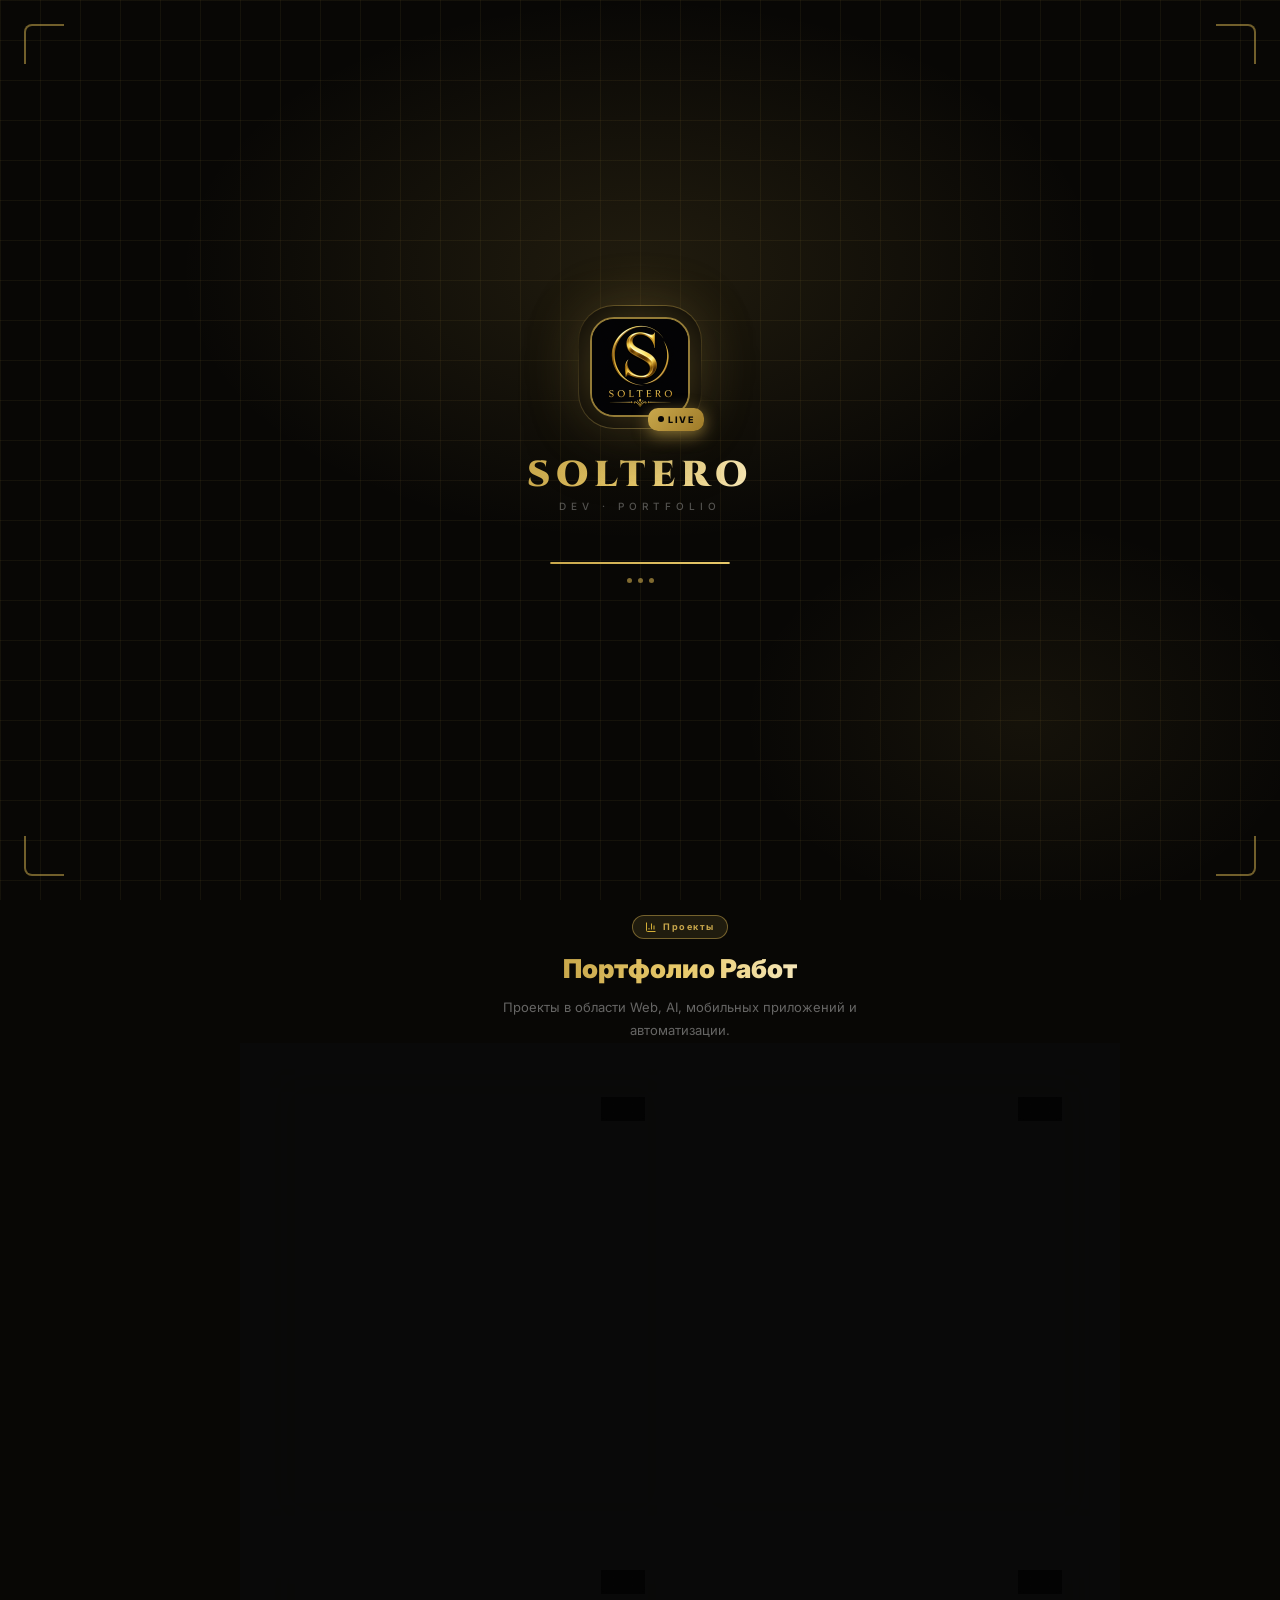
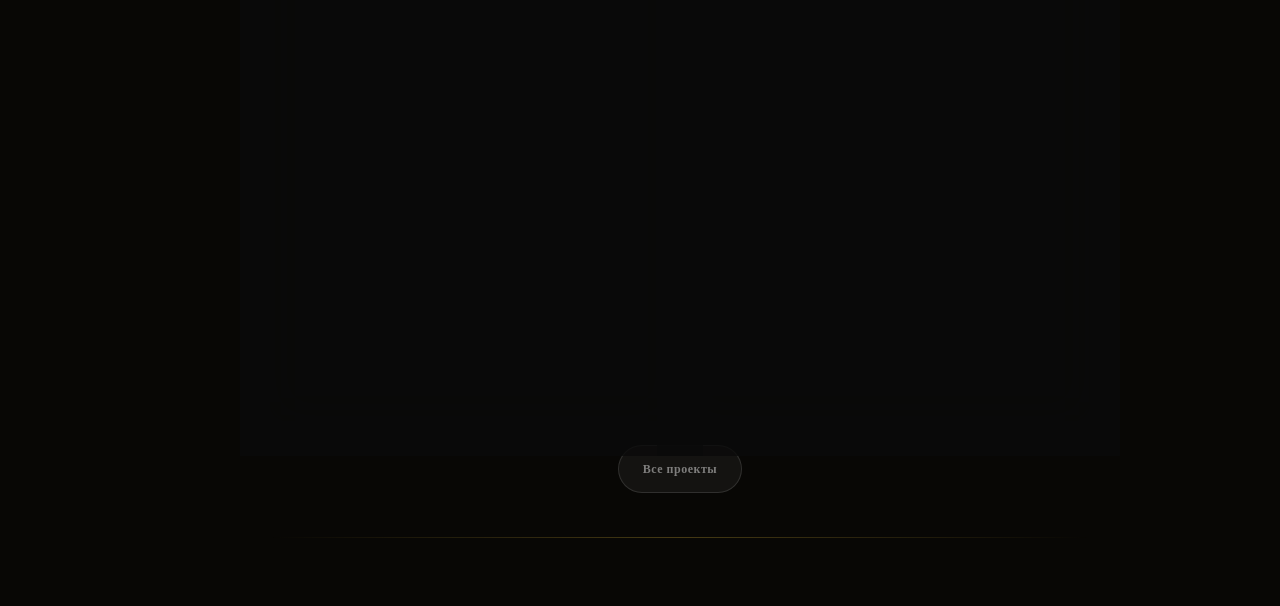
<file: index.html>
<!DOCTYPE html>
<html lang="en" data-page="index">
<head>
  <meta charset="utf-8">
  <meta name="viewport" content="width=device-width, initial-scale=1.0">
  <title>Soltero Dev</title>
  <meta name="description" content="Soltero Dev — Full Stack & AI Developer. Web, Mobile & Automation solutions.">
  <meta name="theme-color" content="#080705">
  <meta name="mobile-web-app-capable" content="yes">
  <meta name="apple-mobile-web-app-capable" content="yes">
  <meta name="apple-mobile-web-app-status-bar-style" content="black-translucent">
  <meta name="apple-mobile-web-app-title" content="Soltero Dev">
  <!-- OG -->
  <meta property="og:title" content="Soltero Dev">
  <meta property="og:description" content="Full Stack & AI Developer — Web, Mobile & Automation.">
  <meta property="og:image" content="https://solteroo.github.io/Soltero/logo.png">
  <meta property="og:url" content="https://solteroo.github.io/Soltero/">
  <meta property="og:type" content="website">
  <meta name="twitter:card" content="summary_large_image">
  <link rel="canonical" href="https://solteroo.github.io/Soltero/">
  <link rel="icon" href="https://solteroo.github.io/Soltero/logo.png" type="image/png">
  <link rel="apple-touch-icon" href="https://solteroo.github.io/Soltero/logo.png">
  <link rel="manifest" href="https://solteroo.github.io/Soltero/manifest.json">
  <!-- Fonts: Cinzel (display) + Inter (body) + Raleway — shared across all pages via soltero.css -->
  <link rel="preconnect" href="https://fonts.googleapis.com">
  <link rel="preconnect" href="https://fonts.gstatic.com" crossorigin>
  <link href="https://fonts.googleapis.com/css2?family=Cinzel:wght@400;700;800;900&family=Inter:wght@400;500;600;700;800&family=Raleway:wght@400;500;600;700;800&display=swap" rel="stylesheet">
  <link rel="stylesheet" href="https://solteroo.github.io/Soltero/soltero.css">
  <!-- Schema -->
  <script type="application/ld+json">
{
  "@context": "https://schema.org",
  "@graph": [

    {
      "@type": "Person",
      "@id": "https://solteroo.github.io/Soltero/",
      "name": "Soltero Dev",
      "url": "https://solteroo.github.io/Soltero/",
      "image": "https://solteroo.github.io/Soltero/logo.png",
      "jobTitle": "Frontend Developer",
      "description": "Frontend developer specializing in modern web applications, UI/UX design and PWA development.",
      "knowsAbout": [
        "HTML",
        "CSS",
        "JavaScript",
        "React",
        "UI/UX Design",
        "PWA"
      ],
      "sameAs": [
        "https://github.com/Solteroo",
        "https://t.me/solterodev"
      ]
    },

    {
      "@type": "Organization",
      "@id": "https://solteroo.github.io/Soltero/",
      "name": "Soltero Dev Studio",
      "url": "https://solteroo.github.io/Soltero/",
      "logo": "https://solteroo.github.io/Soltero/logo.png",
      "description": "Independent web development studio focused on modern frontend solutions and creative UI design.",
      "founder": {
        "@id": "https://solteroo.github.io/Soltero/"
      },
      "sameAs": [
        "https://github.com/Solteroo",
        "https://t.me/solterodev"
      ]
    },

    {
      "@type": "WebSite",
      "@id": "https://solteroo.github.io/Soltero/",
      "url": "https://solteroo.github.io/Soltero/",
      "name": "Soltero Dev Portfolio",
      "description": "Official portfolio website of Soltero Dev",
      "publisher": {
        "@id": "https://solteroo.github.io/Soltero/"
      },
      "potentialAction": {
        "@type": "SearchAction",
        "target": "https://solteroo.github.io/Soltero/?q={search_term_string}",
        "query-input": "required name=search_term_string"
      }
    },

    {
      "@type": "WebPage",
      "@id": "https://solteroo.github.io/Soltero/",
      "url": "https://solteroo.github.io/Soltero/",
      "name": "Soltero Dev Portfolio - Home",
      "isPartOf": {
        "@id": "https://solteroo.github.io/Soltero/"
      },
      "about": {
        "@id": "https://solteroo.github.io/Soltero/"
      },
      "primaryEntityOfPage": {
        "@id": "https://solteroo.github.io/Soltero/#person"
      },
      "description": "Portfolio homepage of Soltero Dev showcasing projects and skills.",
      "inLanguage": "en"
    }

  ]
}
  </script>
</head>
<body>

<!-- ── Scroll progress bar ─────────────────────────────────── -->
<div id="scroll-progress"><div id="scroll-progress-bar"></div></div>

<!-- ── PWA Splash (index only) ─────────────────────── -->
<div id="pwa-splash">
  <div class="splash-bg"></div>
  <div class="splash-grid"></div>
  <div class="splash-corner splash-corner-tl"></div>
  <div class="splash-corner splash-corner-tr"></div>
  <div class="splash-corner splash-corner-bl"></div>
  <div class="splash-corner splash-corner-br"></div>
  <div class="splash-logo-wrap">
    <div class="splash-ring"></div>
    <div class="splash-ring-mask"></div>
    <div class="splash-logo">
      <img src="https://solteroo.github.io/Soltero/logo.png" alt="Soltero Dev">
    </div>
    <div class="splash-badge">
      <div class="splash-badge-dot"></div>
      <span class="splash-badge-text">LIVE</span>
    </div>
  </div>
  <div class="splash-title">SOLTERO</div>
  <div class="splash-subtitle">DEV · PORTFOLIO</div>
  <div class="splash-loader">
    <div class="splash-progress-track"><div class="splash-progress-bar"></div></div>
    <div class="splash-dots">
      <div class="splash-dot"></div><div class="splash-dot"></div><div class="splash-dot"></div>
    </div>
  </div>
</div>

<!-- ── Ambient ───────────────────────────────────────── -->
<div class="bg-ambient"></div>

<!-- ── Header ───────────────────────────────────────── -->
<header class="header">
  <a href="https://solteroo.github.io/Soltero/" class="header-logo">
    <div class="header-logo-icon">
      <img src="https://solteroo.github.io/Soltero/logo.png" alt="S">
    </div>
    <div class="header-logo-text">
      <div class="header-brand">SOLTERO</div>
      <div class="header-sub">DEV · PORTFOLIO</div>
    </div>
  </a>
  <div class="header-spacer"></div>
  <button class="lang-btn-trigger" onclick="openLangModal()" aria-label="Language">
    <span class="lang-flag" id="headerFlag">🇷🇺</span>
    <span class="lang-code" id="headerCode">RU</span>
    <svg class="lang-chevron" xmlns="http://www.w3.org/2000/svg" viewBox="0 0 24 24" fill="none" stroke-width="2" stroke-linecap="round" stroke-linejoin="round"><path d="m6 9 6 6 6-6"/></svg>
  </button>
</header>

<!-- ── Sidebar (desktop) ─────────────────────────────── -->
<nav class="sidebar">
  <a href="https://solteroo.github.io/Soltero/" class="nav-item active">
    <div class="nav-icon"><svg xmlns="http://www.w3.org/2000/svg" viewBox="0 0 24 24" fill="none" stroke-width="2" stroke-linecap="round" stroke-linejoin="round"><path d="M15 21v-8a1 1 0 0 0-1-1h-4a1 1 0 0 0-1 1v8"/><path d="M3 10a2 2 0 0 1 .709-1.528l7-5.999a2 2 0 0 1 2.582 0l7 5.999A2 2 0 0 1 21 10v9a2 2 0 0 1-2 2H5a2 2 0 0 1-2-2z"/></svg></div>
    <span class="nav-label" data-i18n="navHome">Главная</span>
  </a>
  <a href="https://solteroo.github.io/Soltero/services.html" class="nav-item">
    <div class="nav-icon"><svg xmlns="http://www.w3.org/2000/svg" viewBox="0 0 24 24" fill="none" stroke-width="2" stroke-linecap="round" stroke-linejoin="round"><rect width="20" height="14" x="2" y="3" rx="2"/><line x1="8" x2="16" y1="21" y2="21"/><line x1="12" x2="12" y1="17" y2="21"/></svg></div>
    <span class="nav-label" data-i18n="navServices">Услуги</span>
  </a>
  <a href="https://solteroo.github.io/Soltero/projects.html" class="nav-item">
    <div class="nav-icon"><svg xmlns="http://www.w3.org/2000/svg" viewBox="0 0 24 24" fill="none" stroke-width="2" stroke-linecap="round" stroke-linejoin="round"><path d="m6 14 1.5-2.9A2 2 0 0 1 9.24 10H20a2 2 0 0 1 1.94 2.5l-1.54 6a2 2 0 0 1-1.95 1.5H4a2 2 0 0 1-2-2V5a2 2 0 0 1 2-2h3.9a2 2 0 0 1 1.69.9l.81 1.2a2 2 0 0 0 1.67.9H18a2 2 0 0 1 2 2v2"/></svg></div>
    <span class="nav-label" data-i18n="navProjects">Проекты</span>
  </a>
  <a href="https://solteroo.github.io/Soltero/contact.html" class="nav-item">
    <div class="nav-icon"><svg xmlns="http://www.w3.org/2000/svg" viewBox="0 0 24 24" fill="none" stroke-width="2" stroke-linecap="round" stroke-linejoin="round"><path d="M21 15a2 2 0 0 1-2 2H7l-4 4V5a2 2 0 0 1 2-2h14a2 2 0 0 1 2 2z"/></svg></div>
    <span class="nav-label" data-i18n="navContact">Контакты</span>
  </a>
  <a href="https://solteroo.github.io/Soltero/about.html" class="nav-item">
    <div class="nav-icon"><svg xmlns="http://www.w3.org/2000/svg" viewBox="0 0 24 24" fill="none" stroke-width="2" stroke-linecap="round" stroke-linejoin="round"><path d="M19 21v-2a4 4 0 0 0-4-4H9a4 4 0 0 0-4 4v2"/><circle cx="12" cy="7" r="4"/></svg></div>
    <span class="nav-label" data-i18n="navAbout">О нас</span>
  </a>
</nav>

<!-- ── Main ──────────────────────────────────────────── -->
<div class="main-wrap">
  <main class="page-content">
    <div class="page-inner">

      <!-- Hero Card -->
      <div class="card" style="padding:40px 28px 36px;margin-bottom:8px">
        <div class="card-glow-line"></div>
        <span class="corner corner-tl"></span><span class="corner corner-tr"></span>
        <span class="corner corner-bl"></span><span class="corner corner-br"></span>
        <div style="position:absolute;inset:0;background:radial-gradient(at 80% 20%,rgba(212,175,55,.06) 0%,transparent 50%),radial-gradient(at 20% 80%,rgba(212,175,55,.04) 0%,transparent 50%);pointer-events:none"></div>

        <!-- hero-inner gets flex-direction:column-reverse on ≤480px -->
        <div class="hero-inner" style="display:flex;align-items:flex-start;justify-content:space-between;gap:20px;position:relative">
          <!-- Text -->
          <div style="flex:1;min-width:0">
            <!-- FIX: badge-dot now green pulsing (availability indicator) -->
            <div class="badge" style="margin-bottom:18px">
              <div class="badge-dot"></div>
              <span data-i18n="heroAvailable">Доступен для работы</span>
            </div>
            <h1 style="font-family:'Cinzel',serif;font-weight:900;line-height:1.05;margin:0 0 6px">
              <span class="gold-shimmer" style="display:block;font-size:clamp(28px,7vw,50px);text-transform:uppercase;letter-spacing:4px">SOLTERO</span>
              <span style="display:block;font-size:clamp(28px,7vw,50px);color:rgba(255,255,255,.88);text-transform:uppercase;letter-spacing:4px">DEV</span>
            </h1>
            <div style="display:flex;align-items:center;gap:8px;margin:14px 0 16px;flex-wrap:wrap">
              <span style="background:linear-gradient(135deg,rgba(212,175,55,.15),rgba(212,175,55,.05));border:1px solid rgba(212,175,55,.4);border-radius:6px;padding:4px 10px;font-size:9px;font-weight:800;color:#D4AF37;letter-spacing:2px;text-transform:uppercase;font-family:'Cinzel',serif">PRO</span>
              <!-- FIX: Inter font for role/location — more readable at small size -->
              <span style="font-size:12px;color:rgba(255,255,255,.55);font-family:'Inter',sans-serif;font-weight:500" data-i18n="heroRole">Full Stack & AI Developer</span>
            </div>
            <p style="font-size:12px;color:rgba(255,255,255,.35);font-family:'Inter',sans-serif;line-height:1.8;margin-bottom:8px" data-i18n="heroLocation">Туркменистан · Удалённо</p>
            <p style="font-size:13px;color:rgba(255,255,255,.5);font-family:'Inter',sans-serif;line-height:1.85;margin-bottom:28px;max-width:300px" data-i18n="heroTagline">Web, Mobile & AI — от идеи до продакшна.</p>
            <!-- FIX: btn-primary = solid gold, btn-secondary = visible outline -->
            <div class="hero-actions" style="display:flex;align-items:center;gap:12px;flex-wrap:wrap">
              <a href="https://solteroo.github.io/Soltero/projects.html" class="btn-primary">
                <span data-i18n="heroBtnWork">Посмотреть работы</span>
                <svg width="13" height="13" viewBox="0 0 24 24" fill="none" stroke="currentColor" stroke-width="2.5"><path d="M5 12h14"/><path d="m12 5 7 7-7 7"/></svg>
              </a>
              <a href="https://solteroo.github.io/Soltero/contact.html" class="btn-secondary" data-i18n="heroBtnContact">Написать</a>
            </div>
          </div>
          <!-- Avatar -->
          <div class="avatar-wrap float-3d">
            <div class="avatar-ring"></div>
            <div class="avatar-ring-mask"></div>
            <div class="avatar-img" style="width:clamp(110px,22vw,155px);height:clamp(110px,22vw,155px)">
              <img src="https://solteroo.github.io/Soltero/logo.png" alt="Soltero Dev">
              <div style="position:absolute;inset:0;background:linear-gradient(transparent 60%,rgba(212,175,55,.15) 100%);pointer-events:none"></div>
            </div>
            <div class="avatar-stat" style="bottom:-16px;right:-16px">
              <div class="avatar-stat-num">24+</div>
              <div class="avatar-stat-lbl" data-i18n="statProjects">Проекты</div>
            </div>
            <div class="avatar-stat" style="top:-12px;left:-20px">
              <div class="avatar-stat-num">3+</div>
              <div class="avatar-stat-lbl" data-i18n="statYears">Лет</div>
            </div>
          </div>
        </div>

        <!-- Tech bar — Inter for tech names -->
        <div class="tech-bar" style="margin-top:32px">
          <div class="tech-item" style="color:#B8941F;text-shadow:0 0 10px rgba(212,175,55,.376)">React</div>
          <div class="tech-item" style="color:#B8941F;text-shadow:0 0 10px rgba(201,168,76,.376)">Python</div>
          <div class="tech-item" style="color:#B8941F;text-shadow:0 0 10px rgba(255,215,0,.376)">OpenAI</div>
          <div class="tech-item" style="color:#B8941F;text-shadow:0 0 10px rgba(232,184,75,.376)">Node.js</div>
          <div class="tech-item" style="color:#B8941F;text-shadow:0 0 10px rgba(184,148,31,.376)">Figma</div>
        </div>
      </div>

      <!-- Skills row -->
      <div class="section-divider">
        <div class="divider-line"></div>
        <div class="divider-icon">
          <div class="divider-diamond"></div>
          <div class="divider-diamond"></div>
        </div>
        <div class="divider-line right"></div>
      </div>
      <!-- FIX: skill buttons in 2-row wrap on mobile, 2×2 grid instead of horizontal scroll -->
      <div style="display:flex;gap:10px;justify-content:center;flex-wrap:wrap;margin-bottom:16px">
        <button class="skill-btn active" onclick="setSkill(this)"><div class="skill-btn-icon"><svg xmlns="http://www.w3.org/2000/svg" viewBox="0 0 24 24" fill="none" stroke-width="2" stroke-linecap="round" stroke-linejoin="round"><path d="M12 5a3 3 0 1 0-5.997.125 4 4 0 0 0-2.526 5.77 4 4 0 0 0 .556 6.588A4 4 0 1 0 12 18Z"/><path d="M12 5a3 3 0 1 1 5.997.125 4 4 0 0 1 2.526 5.77 4 4 0 0 1-.556 6.588A4 4 0 1 1 12 18Z"/></svg></div><span class="skill-btn-label" data-i18n="skillAi">AI</span></button>
        <button class="skill-btn" onclick="setSkill(this)"><div class="skill-btn-icon"><svg xmlns="http://www.w3.org/2000/svg" viewBox="0 0 24 24" fill="none" stroke-width="2" stroke-linecap="round" stroke-linejoin="round"><path d="m18 16 4-4-4-4"/><path d="m6 8-4 4 4 4"/><path d="m14.5 4-5 16"/></svg></div><span class="skill-btn-label" data-i18n="skillWeb">Web</span></button>
        <button class="skill-btn" onclick="setSkill(this)"><div class="skill-btn-icon"><svg xmlns="http://www.w3.org/2000/svg" viewBox="0 0 24 24" fill="none" stroke-width="2" stroke-linecap="round" stroke-linejoin="round"><circle cx="13.5" cy="6.5" r=".5" fill="currentColor"/><circle cx="17.5" cy="10.5" r=".5" fill="currentColor"/><circle cx="8.5" cy="7.5" r=".5" fill="currentColor"/><circle cx="6.5" cy="12.5" r=".5" fill="currentColor"/><path d="M12 2C6.5 2 2 6.5 2 12s4.5 10 10 10c.926 0 1.648-.746 1.648-1.688 0-.437-.18-.835-.437-1.125-.29-.289-.438-.652-.438-1.125a1.64 1.64 0 0 1 1.668-1.668h1.996c3.051 0 5.555-2.503 5.555-5.554C21.965 6.012 17.461 2 12 2z"/></svg></div><span class="skill-btn-label" data-i18n="skillDesign">Дизайн</span></button>
        <button class="skill-btn" onclick="setSkill(this)"><div class="skill-btn-icon"><svg xmlns="http://www.w3.org/2000/svg" viewBox="0 0 24 24" fill="none" stroke-width="2" stroke-linecap="round" stroke-linejoin="round"><path d="M4 14a1 1 0 0 1-.78-1.63l9.9-10.2a.5.5 0 0 1 .86.46l-1.92 6.02A1 1 0 0 0 13 10h7a1 1 0 0 1 .78 1.63l-9.9 10.2a.5.5 0 0 1-.86-.46l1.92-6.02A1 1 0 0 0 11 14z"/></svg></div><span class="skill-btn-label" data-i18n="skillAuto">Авто</span></button>
        <button class="skill-btn" onclick="setSkill(this)"><div class="skill-btn-icon"><svg xmlns="http://www.w3.org/2000/svg" viewBox="0 0 24 24" fill="none" stroke-width="2" stroke-linecap="round" stroke-linejoin="round"><rect width="14" height="20" x="5" y="2" rx="2" ry="2"/><path d="M12 18h.01"/></svg></div><span class="skill-btn-label" data-i18n="skillMobile">Мобил</span></button>
      </div>

      <!-- Stats — 8px spacing grid applied -->
      <div class="stats-row">
        <div class="stat-cell"><div class="stat-num">24+</div><div class="stat-lbl" data-i18n="statProjects">Проекты</div></div>
        <div class="stat-cell"><div class="stat-num">3+</div><div class="stat-lbl" data-i18n="statYears">Лет</div></div>
        <div class="stat-cell"><div class="stat-num">18+</div><div class="stat-lbl" data-i18n="statClients">Клиентов</div></div>
        <div class="stat-cell"><div class="stat-num">99%</div><div class="stat-lbl" data-i18n="statSatisfied">Довольных</div></div>
      </div>

      <!-- Projects preview -->
      <div class="section-divider">
        <div class="divider-line"></div>
        <div class="divider-icon">
          <div class="divider-diamond"></div>
          <div class="divider-diamond"></div>
        </div>
        <div class="divider-line right"></div>
      </div>
      <div style="text-align:center;margin-bottom:28px">
        <div class="badge" style="margin-bottom:14px;display:inline-flex">
          <svg width="12" height="12" viewBox="0 0 24 24" fill="none" stroke="#D4AF37" stroke-width="2"><path d="M3 3v16a2 2 0 0 0 2 2h16"/><path d="M18 17V9"/><path d="M13 17V5"/><path d="M8 17v-3"/></svg>
          <span data-i18n="sectionProjects">Проекты</span>
        </div>
        <h2 style="font-family:'Cinzel',serif;font-weight:900;font-size:clamp(18px,4vw,26px);color:#fff;margin:0 0 10px">
           <span class="gold-shimmer"> <span data-i18n="portfolioTitle">Портфолио</span>
           <span data-i18n="portfolioSub">Работ</span></span>
        </h2>
        <!-- FIX: Inter for body descriptions -->
        <p style="font-size:13px;font-family:'Inter',sans-serif;color:rgba(255,255,255,.38);max-width:360px;margin:0 auto;line-height:1.75" data-i18n="portfolioDesc">Проекты в области Web, AI, мобильных приложений и автоматизации.</p>
      </div>
      <div id="projectsGrid"></div>
      <div style="text-align:center;margin-top:24px">
        <a href="https://solteroo.github.io/Soltero/projects.html" class="btn-secondary" data-i18n="viewAllProjects">Все проекты</a>
      </div>

      <!-- Divider -->
      <div style="height:1px;background:linear-gradient(90deg,transparent,rgba(212,175,55,.3),transparent);margin:44px 0"></div>

    </div>
  </main>
</div>

<!-- ── Bottom Nav ────────────────────────────────────── -->
<nav class="bottom-nav">
  <a href="https://solteroo.github.io/Soltero/" class="bnav-item active">
    <div class="bnav-icon"><svg xmlns="http://www.w3.org/2000/svg" viewBox="0 0 24 24" fill="none" stroke-width="2" stroke-linecap="round" stroke-linejoin="round"><path d="M15 21v-8a1 1 0 0 0-1-1h-4a1 1 0 0 0-1 1v8"/><path d="M3 10a2 2 0 0 1 .709-1.528l7-5.999a2 2 0 0 1 2.582 0l7 5.999A2 2 0 0 1 21 10v9a2 2 0 0 1-2 2H5a2 2 0 0 1-2-2z"/></svg></div>
    <span class="bnav-label" data-i18n="navHome">Главная</span>
  </a>
  <a href="https://solteroo.github.io/Soltero/services.html" class="bnav-item">
    <div class="bnav-icon"><svg xmlns="http://www.w3.org/2000/svg" viewBox="0 0 24 24" fill="none" stroke-width="2" stroke-linecap="round" stroke-linejoin="round"><rect width="20" height="14" x="2" y="3" rx="2"/><line x1="8" x2="16" y1="21" y2="21"/><line x1="12" x2="12" y1="17" y2="21"/></svg></div>
    <span class="bnav-label" data-i18n="navServices">Услуги</span>
  </a>
  <a href="https://solteroo.github.io/Soltero/projects.html" class="bnav-item">
    <div class="bnav-icon"><svg xmlns="http://www.w3.org/2000/svg" viewBox="0 0 24 24" fill="none" stroke-width="2" stroke-linecap="round" stroke-linejoin="round"><path d="m6 14 1.5-2.9A2 2 0 0 1 9.24 10H20a2 2 0 0 1 1.94 2.5l-1.54 6a2 2 0 0 1-1.95 1.5H4a2 2 0 0 1-2-2V5a2 2 0 0 1 2-2h3.9a2 2 0 0 1 1.69.9l.81 1.2a2 2 0 0 0 1.67.9H18a2 2 0 0 1 2 2v2"/></svg></div>
    <span class="bnav-label" data-i18n="navProjects">Проекты</span>
  </a>
  <a href="https://solteroo.github.io/Soltero/contact.html" class="bnav-item">
    <div class="bnav-icon"><svg xmlns="http://www.w3.org/2000/svg" viewBox="0 0 24 24" fill="none" stroke-width="2" stroke-linecap="round" stroke-linejoin="round"><path d="M21 15a2 2 0 0 1-2 2H7l-4 4V5a2 2 0 0 1 2-2h14a2 2 0 0 1 2 2z"/></svg></div>
    <span class="bnav-label" data-i18n="navContact">Контакты</span>
  </a>
  <a href="https://solteroo.github.io/Soltero/about.html" class="bnav-item">
    <div class="bnav-icon"><svg xmlns="http://www.w3.org/2000/svg" viewBox="0 0 24 24" fill="none" stroke-width="2" stroke-linecap="round" stroke-linejoin="round"><path d="M19 21v-2a4 4 0 0 0-4-4H9a4 4 0 0 0-4 4v2"/><circle cx="12" cy="7" r="4"/></svg></div>
    <span class="bnav-label" data-i18n="navAbout">О нас</span>
  </a>
</nav>

<!-- ── Lang overlay ──────────────────────────────────── -->
<div id="lang-overlay">
  <div class="lang-modal">
    <div class="lang-modal-title" data-i18n="chooseLang">Выберите язык</div>
    <div class="lang-options">
      <div class="lang-option" data-lang="tk" onclick="setLang('tk')">
        <span class="lang-option-flag">🇹🇲</span>
        <span class="lang-option-name">Türkmençe</span>
        <svg class="lang-option-check" width="16" height="16" viewBox="0 0 24 24" fill="none" stroke="currentColor" stroke-width="2.5"><path d="m20 6-11 11-5-5"/></svg>
      </div>
      <div class="lang-option active" data-lang="ru" onclick="setLang('ru')">
        <span class="lang-option-flag">🇷🇺</span>
        <span class="lang-option-name">Русский</span>
        <svg class="lang-option-check" width="16" height="16" viewBox="0 0 24 24" fill="none" stroke="currentColor" stroke-width="2.5"><path d="m20 6-11 11-5-5"/></svg>
      </div>
      <div class="lang-option" data-lang="en" onclick="setLang('en')">
        <span class="lang-option-flag">🇬🇧</span>
        <span class="lang-option-name">English</span>
        <svg class="lang-option-check" width="16" height="16" viewBox="0 0 24 24" fill="none" stroke="currentColor" stroke-width="2.5"><path d="m20 6-11 11-5-5"/></svg>
      </div>
    </div>
  </div>
</div>

<!-- ── Scripts ───────────────────────────────────────── -->
<script src="https://solteroo.github.io/Soltero/i18n.js"></script>
<script src="https://solteroo.github.io/Soltero/projects.js"></script>
<script src="https://solteroo.github.io/Soltero/app.js"></script>
<script src="https://solteroo.github.io/Soltero/pwa.js"></script>
<script>
  // Skill button toggle
  function setSkill(btn) {
    document.querySelectorAll(".skill-btn").forEach(b => b.classList.remove("active"));
    btn.classList.add("active");
  }

  // Scroll progress bar
  window.addEventListener("scroll", () => {
    const scrollTop = window.scrollY;
    const docHeight = document.documentElement.scrollHeight - window.innerHeight;
    const pct = docHeight > 0 ? (scrollTop / docHeight) * 100 : 0;
    const bar = document.getElementById("scroll-progress-bar");
    if (bar) bar.style.width = pct + "%";
  }, { passive: true });

  // PWA splash
  window.addEventListener("load", () => {
    setTimeout(() => {
      const s = document.getElementById("pwa-splash");
      if (s) {
        s.classList.add("hidden");
        setTimeout(() => s.remove(), 700);
      }
    }, 2200);
  });
  if ('serviceWorker' in navigator) {
  navigator.serviceWorker.register('https://solteroo.github.io/Soltero/sw.js')
  }
</script>
  <script src="https://cdn.jsdelivr.net/npm/bootstrap@5.3.3/dist/js/bootstrap.bundle.min.js"></script>
</body>
</html>
</file>
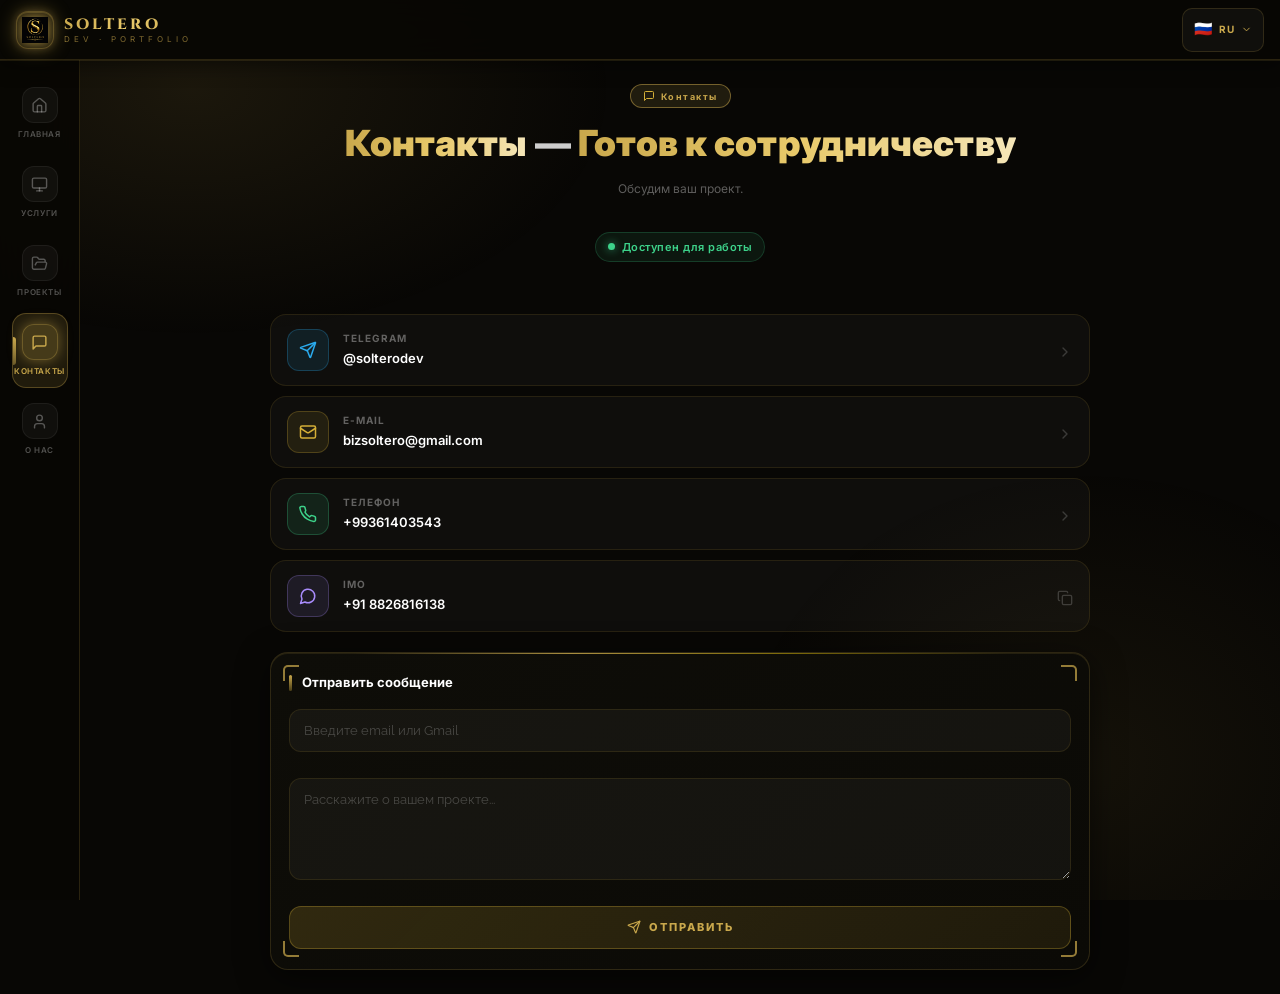
<file: contact.html>
<!DOCTYPE html>
<html lang="ru" data-page="contact">
<head>
  <meta charset="utf-8">
  <meta name="viewport" content="width=device-width, initial-scale=1.0">
  <title>Soltero Dev</title>
  <meta name="description" content="Готов к новым проектам. Обсудим ваш проект.">
  <meta name="theme-color" content="#080705">
  <meta name="mobile-web-app-capable" content="yes">
  <meta name="apple-mobile-web-app-capable" content="yes">
  <meta name="apple-mobile-web-app-status-bar-style" content="black-translucent">
  <link rel="icon" href="https://solteroo.github.io/Soltero/logo.png" type="image/png">
  <link rel="apple-touch-icon" href="https://solteroo.github.io/Soltero/logo.png">
  <link rel="manifest" href="https://solteroo.github.io/Soltero/manifest.json">
  <link rel="preconnect" href="https://fonts.googleapis.com">
  <link rel="preconnect" href="https://fonts.gstatic.com" crossorigin>
  <link href="https://fonts.googleapis.com/css2?family=Cinzel:wght@400;700;800;900&family=Raleway:wght@400;500;600;700;800&display=swap" rel="stylesheet">
  <link rel="stylesheet" href="https://solteroo.github.io/Soltero/soltero.css">
  <style>
    /* ── Contact page only styles ── */
    .contact-list {
      display: flex;
      flex-direction: column;
      gap: 10px;
      margin-bottom: 20px;
    }
    .contact-card {
      display: flex;
      align-items: center;
      gap: 14px;
      padding: 14px 16px;
      background: rgba(255,255,255,0.03);
      border: 1px solid rgba(212,175,55,0.12);
      border-radius: 16px;
      text-decoration: none;
      cursor: pointer;
      transition: border-color .2s, background .2s, box-shadow .2s;
      position: relative;
      overflow: hidden;
    }
    .contact-card::before {
      content: '';
      position: absolute; inset: 0;
      opacity: 0; transition: opacity .2s;
    }
    .contact-card:hover {
      border-color: rgba(212,175,55,0.3);
      background: rgba(212,175,55,0.04);
      box-shadow: 0 0 20px rgba(212,175,55,0.08);
    }
    .contact-card-icon {
      width: 42px; height: 42px; border-radius: 12px;
      display: flex; align-items: center; justify-content: center;
      flex-shrink: 0;
      border: 1px solid;
    }
    .contact-card-icon svg { width: 18px; height: 18px; }
    .card-tg   .contact-card-icon { background: rgba(42,171,238,.1);  border-color: rgba(42,171,238,.25);  }
    .card-tg   .contact-card-icon svg { stroke: #2aabee; }
    .card-phone .contact-card-icon { background: rgba(61,210,138,.1);  border-color: rgba(61,210,138,.25);  }
    .card-phone .contact-card-icon svg { stroke: #3DD28A; }
    .card-email .contact-card-icon { background: rgba(212,175,55,.1);  border-color: rgba(212,175,55,.25);  }
    .card-email .contact-card-icon svg { stroke: #D4AF37; }
    .card-imo   .contact-card-icon { background: rgba(167,139,250,.1); border-color: rgba(167,139,250,.25); }
    .card-imo   .contact-card-icon svg { stroke: #a78bfa; }
    .contact-card-info { flex: 1; }
    .contact-card-label { font-size: 10px; font-weight: 700; letter-spacing: 1px; text-transform: uppercase; color: rgba(255,255,255,.35); margin-bottom: 3px; }
    .contact-card-value { font-size: 13px; font-weight: 600; color: #fff; }
    .contact-card-arrow { flex-shrink: 0; opacity: .3; transition: opacity .2s, transform .2s; }
    .contact-card:hover .contact-card-arrow { opacity: .7; transform: translateX(3px); }
    .contact-card-arrow svg { width: 16px; height: 16px; stroke: rgba(255,255,255,.6); }

    /* Form */
    .form-wrap {
      background: rgba(255,255,255,0.02);
      border: 1px solid rgba(212,175,55,.12);
      border-radius: 18px;
      padding: 20px 18px;
      position: relative;
      overflow: hidden;
    }
    .form-section-title {
      font-size: 13px; font-weight: 700; color: #fff;
      margin-bottom: 16px;
      display: flex; align-items: center; gap: 10px;
    }
    .form-section-title span.bar {
      width: 3px; height: 16px;
      background: linear-gradient(var(--gold), rgba(212,175,55,.3));
      border-radius: 2px; display: block; flex-shrink: 0;
    }
    .form-input, .form-textarea {
      width: 100%;
      background: rgba(255,255,255,.04);
      border: 1px solid rgba(212,175,55,.12);
      border-radius: 12px;
      color: #fff;
      font-family: 'Raleway', sans-serif;
      font-size: 13px;
      outline: none;
      transition: border-color .2s, box-shadow .2s;
      display: block;
      margin-bottom: 10px;
      padding: 11px 14px;
    }
    .form-input:focus, .form-textarea:focus {
      border-color: rgba(212,175,55,.35);
      box-shadow: 0 0 0 3px rgba(212,175,55,.07);
    }
    .form-input::placeholder, .form-textarea::placeholder {
      color: rgba(255,255,255,.22);
    }
    .form-textarea { resize: vertical; min-height: 100px; }
    .form-btn {
      width: 100%;
      padding: 12px;
      background: linear-gradient(135deg, rgba(212,175,55,.18), rgba(212,175,55,.1));
      border: 1px solid rgba(212,175,55,.3);
      border-radius: 12px;
      color: var(--gold);
      font-family: 'Cinzel', serif;
      font-size: 11px; font-weight: 800;
      letter-spacing: 2px; text-transform: uppercase;
      cursor: pointer; transition: all .2s;
      display: flex; align-items: center; justify-content: center; gap: 8px;
    }
    .form-btn:hover {
      background: linear-gradient(135deg, rgba(212,175,55,.28), rgba(212,175,55,.18));
      border-color: rgba(212,175,55,.5);
      box-shadow: 0 0 20px rgba(212,175,55,.2);
    }
    .form-btn svg { width: 14px; height: 14px; stroke: currentColor; }
    .form-success {
      display: none; flex-direction: column; align-items: center;
      gap: 12px; padding: 24px 16px; text-align: center;
    }
    .form-success.show { display: flex; }
    .form-success-icon {
      width: 52px; height: 52px; border-radius: 50%;
      background: rgba(61,210,138,.1);
      border: 1px solid rgba(61,210,138,.3);
      display: flex; align-items: center; justify-content: center;
    }
    .form-success-icon svg { width: 24px; height: 24px; stroke: #3DD28A; }
    .form-success-title { font-family: 'Cinzel', serif; font-weight: 800; font-size: 16px; color: #fff; }
    .form-success-sub   { font-size: 12px; color: rgba(255,255,255,.4); line-height: 1.6; }

    /* Copy toast */
    #copyToast {
      position: fixed; bottom: 90px; left: 50%; transform: translateX(-50%) translateY(10px);
      background: rgba(20,20,20,.95); border: 1px solid rgba(212,175,55,.3);
      border-radius: 10px; padding: 8px 18px;
      font-size: 12px; color: var(--gold); letter-spacing: 1px;
      opacity: 0; transition: opacity .25s, transform .25s;
      pointer-events: none; z-index: 9999; white-space: nowrap;
    }
    #copyToast.show { opacity: 1; transform: translateX(-50%) translateY(0); }

    /* Available badge */
    .avail-badge {
      display: inline-flex; align-items: center; gap: 7px;
      background: rgba(61,210,138,.08);
      border: 1px solid rgba(61,210,138,.2);
      border-radius: 20px;
      padding: 6px 12px;
      margin-bottom: 24px;
      font-size: 11px; font-weight: 600;
      color: #3DD28A; letter-spacing: .5px;
    }
    .avail-dot {
      width: 7px; height: 7px; border-radius: 50%;
      background: #3DD28A;
      box-shadow: 0 0 8px rgba(61,210,138,.7);
      animation: pulse 1.8s ease-in-out infinite;
      flex-shrink: 0;
    }
    @keyframes pulse {
      0%,100% { opacity: 1; transform: scale(1); }
      50%      { opacity: .6; transform: scale(1.3); }
    }
    /* Field wrap + inline errors */
    .field-wrap { position: relative; margin-bottom: 10px; }
    .field-wrap .form-input,
    .field-wrap .form-textarea { margin-bottom: 0; }
    .field-error {
      display: block; min-height: 16px;
      font-size: 10px; font-weight: 600; letter-spacing: .4px;
      color: #f87171; padding: 3px 4px 0;
      opacity: 0; transform: translateY(-4px);
      transition: opacity .2s, transform .2s;
    }
    .field-error.visible { opacity: 1; transform: translateY(0); }
    .form-input.invalid, .form-textarea.invalid {
      border-color: rgba(248,113,113,.45);
      box-shadow: 0 0 0 3px rgba(248,113,113,.08);
    }
    .form-btn:disabled { opacity: .5; cursor: not-allowed; pointer-events: none; }
  </style>
</head>
<body>

<div class="bg-ambient"></div>

<header class="header">
  <a href="https://solteroo.github.io/Soltero/" class="header-logo">
    <div class="header-logo-icon"><img src="https://solteroo.github.io/Soltero/logo.png" alt="S"></div>
    <div class="header-logo-text">
      <div class="header-brand">SOLTERO</div>
      <div class="header-sub">DEV · PORTFOLIO</div>
    </div>
  </a>
  <div class="header-spacer"></div>
  <button class="lang-btn-trigger" onclick="openLangModal()" aria-label="Language">
    <span class="lang-flag" id="headerFlag">🇷🇺</span>
    <span class="lang-code" id="headerCode">RU</span>
    <svg class="lang-chevron" xmlns="http://www.w3.org/2000/svg" viewBox="0 0 24 24" fill="none" stroke-width="2" stroke-linecap="round" stroke-linejoin="round"><path d="m6 9 6 6 6-6"/></svg>
  </button>
</header>

<nav class="sidebar">
  <a href="https://solteroo.github.io/Soltero/" class="nav-item"><div class="nav-icon"><svg xmlns="http://www.w3.org/2000/svg" viewBox="0 0 24 24" fill="none" stroke-width="2" stroke-linecap="round" stroke-linejoin="round"><path d="M15 21v-8a1 1 0 0 0-1-1h-4a1 1 0 0 0-1 1v8"/><path d="M3 10a2 2 0 0 1 .709-1.528l7-5.999a2 2 0 0 1 2.582 0l7 5.999A2 2 0 0 1 21 10v9a2 2 0 0 1-2 2H5a2 2 0 0 1-2-2z"/></svg></div><span class="nav-label" data-i18n="navHome">Главная</span></a>
  <a href="https://solteroo.github.io/Soltero/services.html" class="nav-item"><div class="nav-icon"><svg xmlns="http://www.w3.org/2000/svg" viewBox="0 0 24 24" fill="none" stroke-width="2" stroke-linecap="round" stroke-linejoin="round"><rect width="20" height="14" x="2" y="3" rx="2"/><line x1="8" x2="16" y1="21" y2="21"/><line x1="12" x2="12" y1="17" y2="21"/></svg></div><span class="nav-label" data-i18n="navServices">Услуги</span></a>
  <a href="https://solteroo.github.io/Soltero/projects.html" class="nav-item"><div class="nav-icon"><svg xmlns="http://www.w3.org/2000/svg" viewBox="0 0 24 24" fill="none" stroke-width="2" stroke-linecap="round" stroke-linejoin="round"><path d="m6 14 1.5-2.9A2 2 0 0 1 9.24 10H20a2 2 0 0 1 1.94 2.5l-1.54 6a2 2 0 0 1-1.95 1.5H4a2 2 0 0 1-2-2V5a2 2 0 0 1 2-2h3.9a2 2 0 0 1 1.69.9l.81 1.2a2 2 0 0 0 1.67.9H18a2 2 0 0 1 2 2v2"/></svg></div><span class="nav-label" data-i18n="navProjects">Проекты</span></a>
  <a href="https://solteroo.github.io/Soltero/contact.html" class="nav-item active"><div class="nav-icon"><svg xmlns="http://www.w3.org/2000/svg" viewBox="0 0 24 24" fill="none" stroke-width="2" stroke-linecap="round" stroke-linejoin="round"><path d="M21 15a2 2 0 0 1-2 2H7l-4 4V5a2 2 0 0 1 2-2h14a2 2 0 0 1 2 2z"/></svg></div><span class="nav-label" data-i18n="navContact">Контакты</span></a>
  <a href="https://solteroo.github.io/Soltero/about.html" class="nav-item"><div class="nav-icon"><svg xmlns="http://www.w3.org/2000/svg" viewBox="0 0 24 24" fill="none" stroke-width="2" stroke-linecap="round" stroke-linejoin="round"><path d="M19 21v-2a4 4 0 0 0-4-4H9a4 4 0 0 0-4 4v2"/><circle cx="12" cy="7" r="4"/></svg></div><span class="nav-label" data-i18n="navAbout">О нас</span></a>
</nav>

<div class="main-wrap">
  <main class="page-content">
    <div class="page-inner">

      <!-- Page header -->
      <div style="text-align:center;margin-bottom:32px">
        <div class="badge" style="margin-bottom:14px;display:inline-flex">
          <svg width="12" height="12" viewBox="0 0 24 24" fill="none" stroke="#D4AF37" stroke-width="2"><path d="M21 15a2 2 0 0 1-2 2H7l-4 4V5a2 2 0 0 1 2-2h14a2 2 0 0 1 2 2z"/></svg>
          <span data-i18n="navContact">Контакты</span>
        </div>
        <h1 style="font-family:'Cinzel',serif;font-weight:900;font-size:clamp(22px,5vw,36px);color:#fff;margin:0 0 12px">
          <span data-i18n="contactTitle" class="gold-shimmer">Контакты</span>
          <span style="color:rgba(255,255,255,.8)"> — <span data-i18n="contactSubtitle" class="gold-shimmer">Готов к сотрудничеству</span></span>
        </h1>
        <p style="font-size:12px;color:rgba(255,255,255,.35);max-width:400px;margin:0 auto;line-height:1.7" data-i18n="contactDesc">Обсудим ваш проект.</p>
      </div>

      <!-- Available badge -->
      <div style="display:flex;justify-content:center;margin-bottom:28px">
        <div class="avail-badge">
          <span class="avail-dot"></span>
          <span data-i18n="heroAvailable">Доступен для работы</span>
        </div>
      </div>

      <!-- Contact cards -->
      <div id="contactContent">
        <div class="contact-list">

          <!-- Telegram -->
          <a class="contact-card card-tg" href="https://t.me/solterodev" target="_blank" rel="noopener noreferrer">
            <div class="contact-card-icon">
              <svg xmlns="http://www.w3.org/2000/svg" viewBox="0 0 24 24" fill="none" stroke-width="2" stroke-linecap="round" stroke-linejoin="round"><path d="M14.536 21.686a.5.5 0 0 0 .937-.024l6.5-19a.496.496 0 0 0-.635-.635l-19 6.5a.5.5 0 0 0-.024.937l7.93 3.18a2 2 0 0 1 1.112 1.11z"/><path d="m21.854 2.147-10.94 10.939"/></svg>
            </div>
            <div class="contact-card-info">
              <div class="contact-card-label" data-i18n="tgLabel">Telegram</div>
              <div class="contact-card-value" data-i18n="tgValue">@solterodev</div>
            </div>
            <div class="contact-card-arrow"><svg xmlns="http://www.w3.org/2000/svg" viewBox="0 0 24 24" fill="none" stroke-width="2" stroke-linecap="round" stroke-linejoin="round"><path d="m9 18 6-6-6-6"/></svg></div>
          </a>

          <!-- Email -->
          <a class="contact-card card-email" href="mailto:solterodev@gmail.com">
            <div class="contact-card-icon">
              <svg xmlns="http://www.w3.org/2000/svg" viewBox="0 0 24 24" fill="none" stroke-width="2" stroke-linecap="round" stroke-linejoin="round"><rect width="20" height="16" x="2" y="4" rx="2"/><path d="m22 7-8.97 5.7a1.94 1.94 0 0 1-2.06 0L2 7"/></svg>
            </div>
            <div class="contact-card-info">
              <div class="contact-card-label" data-i18n="emailLabel">E-mail</div>
              <div class="contact-card-value" data-i18n="emailValue">bizsoltero@gmail.com</div>
            </div>
            <div class="contact-card-arrow"><svg xmlns="http://www.w3.org/2000/svg" viewBox="0 0 24 24" fill="none" stroke-width="2" stroke-linecap="round" stroke-linejoin="round"><path d="m9 18 6-6-6-6"/></svg></div>
          </a>

          <!-- Phone -->
          <a class="contact-card card-phone" href="tel:+99361403543">
            <div class="contact-card-icon">
              <svg xmlns="http://www.w3.org/2000/svg" viewBox="0 0 24 24" fill="none" stroke-width="2" stroke-linecap="round" stroke-linejoin="round"><path d="M22 16.92v3a2 2 0 0 1-2.18 2 19.79 19.79 0 0 1-8.63-3.07A19.5 19.5 0 0 1 4.21 12a19.79 19.79 0 0 1-3.07-8.67A2 2 0 0 1 3.12 2h3a2 2 0 0 1 2 1.72 12.84 12.84 0 0 0 .7 2.81 2 2 0 0 1-.45 2.11L8.09 9.91a16 16 0 0 0 6 6l1.27-1.27a2 2 0 0 1 2.11-.45 12.84 12.84 0 0 0 2.81.7A2 2 0 0 1 22 16.92z"/></svg>
            </div>
            <div class="contact-card-info">
              <div class="contact-card-label" data-i18n="phoneLabel">Телефон</div>
              <div class="contact-card-value" data-i18n="phoneValue">+99361403543</div>
            </div>
            <div class="contact-card-arrow"><svg xmlns="http://www.w3.org/2000/svg" viewBox="0 0 24 24" fill="none" stroke-width="2" stroke-linecap="round" stroke-linejoin="round"><path d="m9 18 6-6-6-6"/></svg></div>
          </a>

          <!-- IMO — copy on click -->
          <div class="contact-card card-imo" onclick="copyImo()" style="cursor:pointer">
            <div class="contact-card-icon">
              <svg xmlns="http://www.w3.org/2000/svg" viewBox="0 0 24 24" fill="none" stroke-width="2" stroke-linecap="round" stroke-linejoin="round"><path d="M7.9 20A9 9 0 1 0 4 16.1L2 22Z"/></svg>
            </div>
            <div class="contact-card-info">
              <div class="contact-card-label">IMO</div>
              <div class="contact-card-value">+91 8826816138</div>
            </div>
            <div class="contact-card-arrow">
              <svg id="imoIcon" xmlns="http://www.w3.org/2000/svg" viewBox="0 0 24 24" fill="none" stroke-width="2" stroke-linecap="round" stroke-linejoin="round"><rect width="14" height="14" x="8" y="8" rx="2"/><path d="M4 16c-1.1 0-2-.9-2-2V4c0-1.1.9-2 2-2h10c1.1 0 2 .9 2 2"/></svg>
            </div>
          </div>

        </div>

        <!-- Contact Form -->
        <div class="card form-wrap">
          <div class="card-glow-line"></div>
          <span class="corner corner-tl"></span><span class="corner corner-tr"></span>
          <span class="corner corner-bl"></span><span class="corner corner-br"></span>

          <div class="form-section-title">
            <span class="bar"></span>
            <span data-i18n="formTitle">Отправить сообщение</span>
          </div>

          <div id="formBody">
            <div class="field-wrap">
              <input  id="f-name"  class="form-input"    type="text"  data-i18n-ph="formNamePh"  placeholder="Введите ваш email или Gmail" autocomplete="email">
              <span class="field-error" id="err-name"></span>
            </div>
            <div class="field-wrap">
              <textarea id="f-msg" class="form-textarea" data-i18n-ph="formMsgPh" placeholder="Расскажите о вашем проекте..." rows="4"></textarea>
              <span class="field-error" id="err-msg"></span>
            </div>
            <button class="form-btn" id="sendBtn" onclick="submitForm()">
              <svg xmlns="http://www.w3.org/2000/svg" viewBox="0 0 24 24" fill="none" stroke="currentColor" stroke-width="2" stroke-linecap="round" stroke-linejoin="round"><path d="M14.536 21.686a.5.5 0 0 0 .937-.024l6.5-19a.496.496 0 0 0-.635-.635l-19 6.5a.5.5 0 0 0-.024.937l7.93 3.18a2 2 0 0 1 1.112 1.11z"/><path d="m21.854 2.147-10.94 10.939"/></svg>
              <span id="sendBtnText" data-i18n="formSend">Отправить</span>
            </button>
          </div>

          <div class="form-success" id="formSuccess">
            <div class="form-success-icon">
              <svg xmlns="http://www.w3.org/2000/svg" viewBox="0 0 24 24" fill="none" stroke="currentColor" stroke-width="2.5" stroke-linecap="round" stroke-linejoin="round"><polyline points="20 6 9 17 4 12"/></svg>
            </div>
            <div class="form-success-title">✓</div>
            <div class="form-success-sub" data-i18n="formSuccess">Сообщение отправлено! Скоро свяжемся.</div>
          </div>
        </div>

      </div><!-- /#contactContent -->

    </div>
  </main>
</div>

<nav class="bottom-nav">
  <a href="https://solteroo.github.io/Soltero/"    class="bnav-item"><div class="bnav-icon"><svg xmlns="http://www.w3.org/2000/svg" viewBox="0 0 24 24" fill="none" stroke-width="2" stroke-linecap="round" stroke-linejoin="round"><path d="M15 21v-8a1 1 0 0 0-1-1h-4a1 1 0 0 0-1 1v8"/><path d="M3 10a2 2 0 0 1 .709-1.528l7-5.999a2 2 0 0 1 2.582 0l7 5.999A2 2 0 0 1 21 10v9a2 2 0 0 1-2 2H5a2 2 0 0 1-2-2z"/></svg></div><span class="bnav-label" data-i18n="navHome">Главная</span></a>
  <a href="https://solteroo.github.io/Soltero/services.html" class="bnav-item"><div class="bnav-icon"><svg xmlns="http://www.w3.org/2000/svg" viewBox="0 0 24 24" fill="none" stroke-width="2" stroke-linecap="round" stroke-linejoin="round"><rect width="20" height="14" x="2" y="3" rx="2"/><line x1="8" x2="16" y1="21" y2="21"/><line x1="12" x2="12" y1="17" y2="21"/></svg></div><span class="bnav-label" data-i18n="navServices">Услуги</span></a>
  <a href="https://solteroo.github.io/Soltero/projects.html" class="bnav-item"><div class="bnav-icon"><svg xmlns="http://www.w3.org/2000/svg" viewBox="0 0 24 24" fill="none" stroke-width="2" stroke-linecap="round" stroke-linejoin="round"><path d="m6 14 1.5-2.9A2 2 0 0 1 9.24 10H20a2 2 0 0 1 1.94 2.5l-1.54 6a2 2 0 0 1-1.95 1.5H4a2 2 0 0 1-2-2V5a2 2 0 0 1 2-2h3.9a2 2 0 0 1 1.69.9l.81 1.2a2 2 0 0 0 1.67.9H18a2 2 0 0 1 2 2v2"/></svg></div><span class="bnav-label" data-i18n="navProjects">Проекты</span></a>
  <a href="https://solteroo.github.io/Soltero/contact.html"  class="bnav-item active"><div class="bnav-icon"><svg xmlns="http://www.w3.org/2000/svg" viewBox="0 0 24 24" fill="none" stroke-width="2" stroke-linecap="round" stroke-linejoin="round"><path d="M21 15a2 2 0 0 1-2 2H7l-4 4V5a2 2 0 0 1 2-2h14a2 2 0 0 1 2 2z"/></svg></div><span class="bnav-label" data-i18n="navContact">Контакты</span></a>
  <a href="https://solteroo.github.io/Soltero/about.html"    class="bnav-item"><div class="bnav-icon"><svg xmlns="http://www.w3.org/2000/svg" viewBox="0 0 24 24" fill="none" stroke-width="2" stroke-linecap="round" stroke-linejoin="round"><path d="M19 21v-2a4 4 0 0 0-4-4H9a4 4 0 0 0-4 4v2"/><circle cx="12" cy="7" r="4"/></svg></div><span class="bnav-label" data-i18n="navAbout">О нас</span></a>
</nav>

<div id="lang-overlay">
  <div class="lang-modal">
    <div class="lang-modal-title" data-i18n="chooseLang">Выберите язык</div>
    <div class="lang-options">
      <div class="lang-option" data-lang="tk" onclick="setLang('tk')"><span class="lang-option-flag">🇹🇲</span><span class="lang-option-name">Türkmençe</span><svg class="lang-option-check" width="16" height="16" viewBox="0 0 24 24" fill="none" stroke="currentColor" stroke-width="2.5"><path d="m20 6-11 11-5-5"/></svg></div>
      <div class="lang-option active" data-lang="ru" onclick="setLang('ru')"><span class="lang-option-flag">🇷🇺</span><span class="lang-option-name">Русский</span><svg class="lang-option-check" width="16" height="16" viewBox="0 0 24 24" fill="none" stroke="currentColor" stroke-width="2.5"><path d="m20 6-11 11-5-5"/></svg></div>
      <div class="lang-option" data-lang="en" onclick="setLang('en')"><span class="lang-option-flag">🇬🇧</span><span class="lang-option-name">English</span><svg class="lang-option-check" width="16" height="16" viewBox="0 0 24 24" fill="none" stroke="currentColor" stroke-width="2.5"><path d="m20 6-11 11-5-5"/></svg></div>
    </div>
  </div>
</div>

<!-- Copy toast -->
<div id="copyToast"></div>

<script src="https://solteroo.github.io/Soltero/i18n.js"></script>
<script src="https://solteroo.github.io/Soltero/projects.js"></script>
<script src="https://solteroo.github.io/Soltero/app.js"></script>
<script src="https://solteroo.github.io/Soltero/pwa.js"></script>
  <script>


// ── Validation helpers ────────────────────────────────────
const EMAIL_RE = /^[^\s@]+@[^\s@]+\.[^\s@]{2,}$/;

const FORM_ERRORS = {
  tk: {
    emailEmpty:   'Email ýa-da Gmail giriziň',
    emailInvalid: 'Dogry email format giriziň (mysal@gmail.com)',
    msgEmpty:     'Habar ýazmaly',
    msgShort:     'Habar iň az 10 harp bolmaly',
  },
  en: {
    emailEmpty:   'Enter your email or Gmail',
    emailInvalid: 'Enter a valid email address (example@gmail.com)',
    msgEmpty:     'Please write a message',
    msgShort:     'Message must be at least 10 characters',
  },
  ru: {
    emailEmpty:   'Введите email или Gmail',
    emailInvalid: 'Введите корректный email (example@gmail.com)',
    msgEmpty:     'Напишите сообщение',
    msgShort:     'Сообщение должно быть не менее 10 символов',
  }
};

function _setError(fieldId, errId, msg) {
  const field = document.getElementById(fieldId);
  const span  = document.getElementById(errId);
  if (!field || !span) return;
  if (msg) {
    field.classList.add('invalid');
    span.textContent = msg;
    span.classList.add('visible');
  } else {
    field.classList.remove('invalid');
    span.textContent = '';
    span.classList.remove('visible');
  }
}

function _clearErrors() {
  _setError('f-name', 'err-name', '');
  _setError('f-msg',  'err-msg',  '');
}

// Live-clear errors as user types
document.addEventListener('DOMContentLoaded', () => {
  document.getElementById('f-name')?.addEventListener('input', () => _setError('f-name', 'err-name', ''));
  document.getElementById('f-msg')?.addEventListener('input',  () => _setError('f-msg',  'err-msg',  ''));
});

// ── Rate limit state ──────────────────────────────────────
let _lastSubmit = 0;
const RATE_LIMIT_MS = 5000; // 5 s debounce

// ── Form submit ───────────────────────────────────────────
function submitForm() {
  const lang  = typeof currentLang !== 'undefined' ? currentLang : 'ru';
  const t     = I18N[lang] || I18N.ru;
  const errs  = FORM_ERRORS[lang] || FORM_ERRORS.ru;

  const emailEl = document.getElementById('f-name');
  const msgEl   = document.getElementById('f-msg');
  const email   = emailEl.value.trim();
  const msg     = msgEl.value.trim();

  // ── Validation ──
  _clearErrors();
  let valid = true;

  if (!email) {
    _setError('f-name', 'err-name', errs.emailEmpty);
    valid = false;
  } else if (!EMAIL_RE.test(email)) {
    _setError('f-name', 'err-name', errs.emailInvalid);
    valid = false;
  }

  if (!msg) {
    _setError('f-msg', 'err-msg', errs.msgEmpty);
    valid = false;
  } else if (msg.length < 10) {
    _setError('f-msg', 'err-msg', errs.msgShort);
    valid = false;
  }

  if (!valid) return;

  // ── Rate limit ──
  const now = Date.now();
  if (now - _lastSubmit < RATE_LIMIT_MS) return;
  _lastSubmit = now;

  // ── UI: loading state ──
  const btn     = document.getElementById('sendBtn');
  const btnText = document.getElementById('sendBtnText');
  btn.disabled = true;
  if (btnText) btnText.textContent = t.formSending || '...';

  // ── Send to bizsoltero@gmail.com ──
  fetch('https://formsubmit.co/ajax/bizsoltero@gmail.com', {
    method: 'POST',
    headers: { 'Content-Type': 'application/json', Accept: 'application/json' },
    body: JSON.stringify({
      _subject:    `Soltero Dev — ${email}`,
      _replyto:    email,
      email:       email,
      message:     msg,
      _template:   'table',
      _captcha:    'false',
    })
  })
  .catch(() => {})
  .finally(() => {
    document.getElementById('formBody').style.display = 'none';
    document.getElementById('formSuccess').classList.add('show');
  });
}
</script>
<script>if("serviceWorker"in navigator)navigator.serviceWorker.register("https://solteroo.github.io/Soltero/sw.js").catch(()=>{})</script>
<script src="https://cdn.jsdelivr.net/npm/bootstrap@5.3.3/dist/js/bootstrap.bundle.min.js"></script>
</body>
</html>
</file>
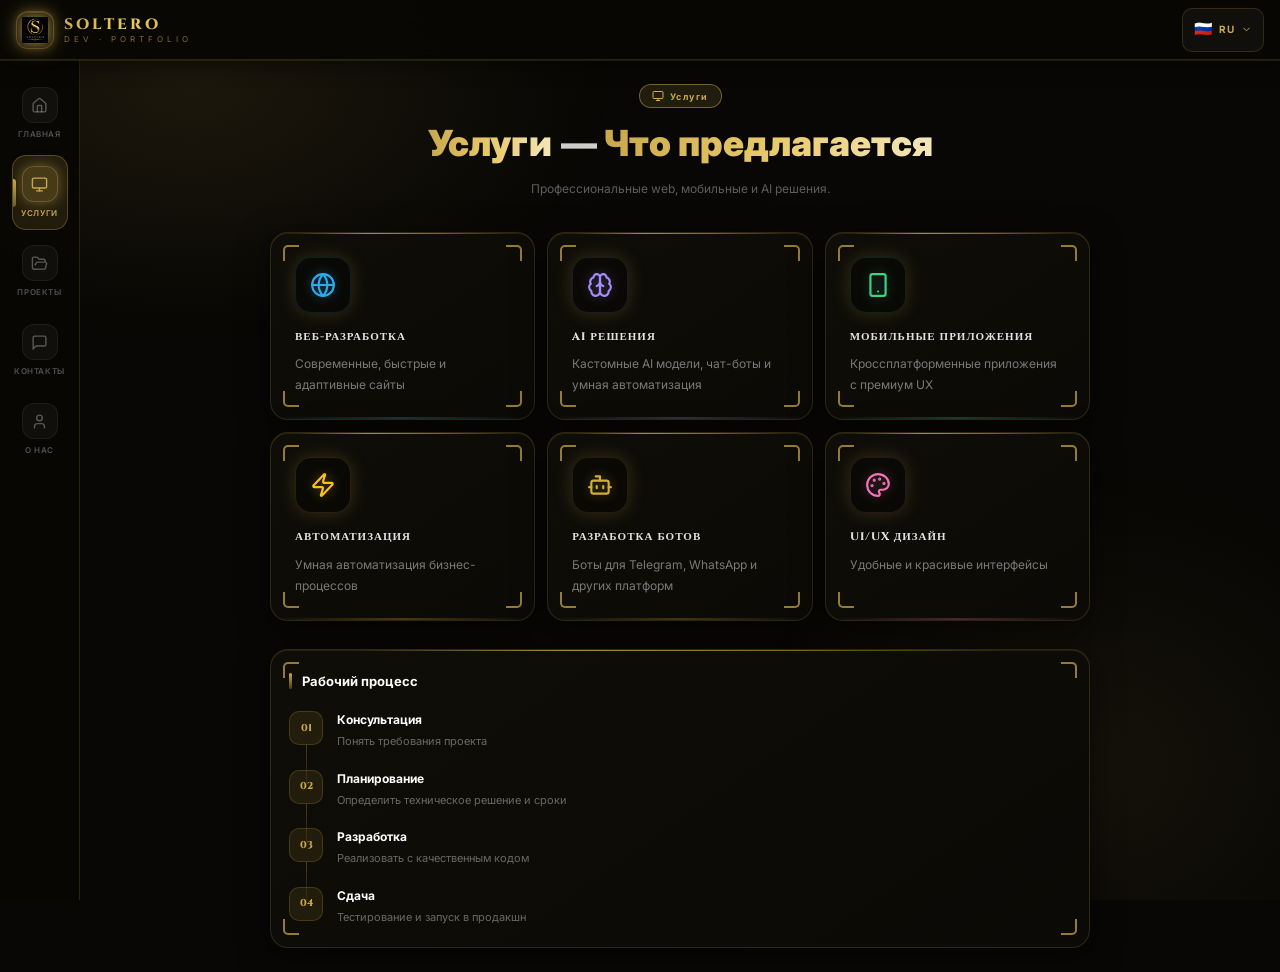
<file: services.html>
<!DOCTYPE html>
<html lang="ru" data-page="services">
<head>
  <meta charset="utf-8">
  <meta name="viewport" content="width=device-width, initial-scale=1.0">
  <title>Soltero Dev</title>
  <meta name="description" content="Профессиональные web, мобильные и AI решения.">
  <meta name="theme-color" content="#080705">
  <meta name="mobile-web-app-capable" content="yes">
  <meta name="apple-mobile-web-app-capable" content="yes">
  <meta name="apple-mobile-web-app-status-bar-style" content="black-translucent">
  <link rel="icon" href="https://solteroo.github.io/Soltero/logo.png" type="image/png">
  <link rel="apple-touch-icon" href="https://solteroo.github.io/Soltero/logo.png">
  <link rel="manifest" href="https://solteroo.github.io/Soltero/manifest.json">
  <link rel="preconnect" href="https://fonts.googleapis.com">
  <link rel="preconnect" href="https://fonts.gstatic.com" crossorigin>
  <link href="https://fonts.googleapis.com/css2?family=Cinzel:wght@400;700;800;900&family=Raleway:wght@400;500;600;700;800&display=swap" rel="stylesheet">
  <link rel="stylesheet" href="https://solteroo.github.io/Soltero/soltero.css">
  <style>
    /* ── Process Steps (services page only) ── */
    .process-steps { display: flex; flex-direction: column; gap: 0; }
    .process-step {
      display: flex; gap: 14px;
      padding-bottom: 20px; position: relative;
    }
    .process-step:not(:last-child)::before {
      content: '';
      position: absolute; left: 17px; top: 34px;
      width: 1px; height: calc(100% - 14px);
      background: linear-gradient(to bottom, rgba(212,175,55,.3), rgba(212,175,55,.05));
    }
    .process-num-wrap {
      width: 34px; height: 34px; border-radius: 10px;
      background: rgba(212,175,55,.1);
      border: 1px solid rgba(212,175,55,.2);
      display: flex; align-items: center; justify-content: center;
      flex-shrink: 0; position: relative; z-index: 1;
      transition: all .3s;
    }
    .process-step:hover .process-num-wrap {
      background: rgba(212,175,55,.18);
      border-color: rgba(212,175,55,.4);
      box-shadow: 0 0 16px rgba(212,175,55,.2);
    }
    .process-num {
      font-family: 'Cinzel', serif; font-weight: 800;
      font-size: 10px; color: var(--gold);
    }
    .process-step-title { font-weight: 700; font-size: 12px; color: #fff; margin-bottom: 4px; }
    .process-step-desc  { font-size: 11px; color: rgba(255,255,255,.38); line-height: 1.5; }
  </style>
</head>
<body>

<div class="bg-ambient"></div>

<header class="header">
  <a href="https://solteroo.github.io/Soltero/" class="header-logo">
    <div class="header-logo-icon"><img src="https://solteroo.github.io/Soltero/logo.png" alt="S"></div>
    <div class="header-logo-text">
      <div class="header-brand">SOLTERO</div>
      <div class="header-sub">DEV · PORTFOLIO</div>
    </div>
  </a>
  <div class="header-spacer"></div>
  <button class="lang-btn-trigger" onclick="openLangModal()" aria-label="Language">
    <span class="lang-flag" id="headerFlag">🇷🇺</span>
    <span class="lang-code" id="headerCode">RU</span>
    <svg class="lang-chevron" xmlns="http://www.w3.org/2000/svg" viewBox="0 0 24 24" fill="none" stroke-width="2" stroke-linecap="round" stroke-linejoin="round"><path d="m6 9 6 6 6-6"/></svg>
  </button>
</header>

<nav class="sidebar">
  <a href="https://solteroo.github.io/Soltero/" class="nav-item">
    <div class="nav-icon"><svg xmlns="http://www.w3.org/2000/svg" viewBox="0 0 24 24" fill="none" stroke-width="2" stroke-linecap="round" stroke-linejoin="round"><path d="M15 21v-8a1 1 0 0 0-1-1h-4a1 1 0 0 0-1 1v8"/><path d="M3 10a2 2 0 0 1 .709-1.528l7-5.999a2 2 0 0 1 2.582 0l7 5.999A2 2 0 0 1 21 10v9a2 2 0 0 1-2 2H5a2 2 0 0 1-2-2z"/></svg></div>
    <span class="nav-label" data-i18n="navHome">Главная</span>
  </a>
  <a href="https://solteroo.github.io/Soltero/services.html" class="nav-item active">
    <div class="nav-icon"><svg xmlns="http://www.w3.org/2000/svg" viewBox="0 0 24 24" fill="none" stroke-width="2" stroke-linecap="round" stroke-linejoin="round"><rect width="20" height="14" x="2" y="3" rx="2"/><line x1="8" x2="16" y1="21" y2="21"/><line x1="12" x2="12" y1="17" y2="21"/></svg></div>
    <span class="nav-label" data-i18n="navServices">Услуги</span>
  </a>
  <a href="https://solteroo.github.io/Soltero/projects.html" class="nav-item">
    <div class="nav-icon"><svg xmlns="http://www.w3.org/2000/svg" viewBox="0 0 24 24" fill="none" stroke-width="2" stroke-linecap="round" stroke-linejoin="round"><path d="m6 14 1.5-2.9A2 2 0 0 1 9.24 10H20a2 2 0 0 1 1.94 2.5l-1.54 6a2 2 0 0 1-1.95 1.5H4a2 2 0 0 1-2-2V5a2 2 0 0 1 2-2h3.9a2 2 0 0 1 1.69.9l.81 1.2a2 2 0 0 0 1.67.9H18a2 2 0 0 1 2 2v2"/></svg></div>
    <span class="nav-label" data-i18n="navProjects">Проекты</span>
  </a>
  <a href="https://solteroo.github.io/Soltero/contact.html" class="nav-item">
    <div class="nav-icon"><svg xmlns="http://www.w3.org/2000/svg" viewBox="0 0 24 24" fill="none" stroke-width="2" stroke-linecap="round" stroke-linejoin="round"><path d="M21 15a2 2 0 0 1-2 2H7l-4 4V5a2 2 0 0 1 2-2h14a2 2 0 0 1 2 2z"/></svg></div>
    <span class="nav-label" data-i18n="navContact">Контакты</span>
  </a>
  <a href="https://solteroo.github.io/Soltero/about.html" class="nav-item">
    <div class="nav-icon"><svg xmlns="http://www.w3.org/2000/svg" viewBox="0 0 24 24" fill="none" stroke-width="2" stroke-linecap="round" stroke-linejoin="round"><path d="M19 21v-2a4 4 0 0 0-4-4H9a4 4 0 0 0-4 4v2"/><circle cx="12" cy="7" r="4"/></svg></div>
    <span class="nav-label" data-i18n="navAbout">О нас</span>
  </a>
</nav>

<div class="main-wrap">
  <main class="page-content">
    <div class="page-inner">

      <!-- Page header -->
      <div style="text-align:center;margin-bottom:32px">
        <div class="badge" style="margin-bottom:14px;display:inline-flex">
          <svg width="12" height="12" viewBox="0 0 24 24" fill="none" stroke="#D4AF37" stroke-width="2"><rect width="20" height="14" x="2" y="3" rx="2"/><line x1="8" x2="16" y1="21" y2="21"/><line x1="12" x2="12" y1="17" y2="21"/></svg>
          <span data-i18n="navServices">Услуги</span>
        </div>
        <h1 style="font-family:'Cinzel',serif;font-weight:900;font-size:clamp(22px,5vw,36px);color:#fff;margin:0 0 12px">
          <span data-i18n="servicesTitle" class="gold-shimmer">Услуги</span>
          <span style="color:rgba(255,255,255,.8)"> — <span data-i18n="servicesSubtitle" class="gold-shimmer">Что предлагается</span></span>
        </h1>
        <p style="font-size:12px;color:rgba(255,255,255,.35);max-width:400px;margin:0 auto;line-height:1.7" data-i18n="servicesDesc">Профессиональные web, мобильные и AI решения.</p>
      </div>

      <!-- Services grid — rendered by app.js -->
      <div id="servicesContent"></div>

      <!-- Process section -->
      <div class="card" style="margin-top:28px;padding:22px 18px">
        <div class="card-glow-line"></div>
        <span class="corner corner-tl"></span><span class="corner corner-tr"></span>
        <span class="corner corner-bl"></span><span class="corner corner-br"></span>

        <div style="font-size:13px;font-weight:700;color:#fff;margin-bottom:20px;display:flex;align-items:center;gap:10px">
          <span style="width:3px;height:16px;background:linear-gradient(var(--gold),rgba(212,175,55,.3));border-radius:2px;display:block;flex-shrink:0"></span>
          <span data-i18n="processTitle">Рабочий процесс</span>
        </div>

        <div class="process-steps">

          <div class="process-step">
            <div class="process-num-wrap"><span class="process-num">01</span></div>
            <div>
              <div class="process-step-title" data-i18n="step1">Консультация</div>
              <div class="process-step-desc" data-i18n="step1Desc">Понять требования проекта</div>
            </div>
          </div>

          <div class="process-step">
            <div class="process-num-wrap"><span class="process-num">02</span></div>
            <div>
              <div class="process-step-title" data-i18n="step2">Планирование</div>
              <div class="process-step-desc" data-i18n="step2Desc">Определить техническое решение и сроки</div>
            </div>
          </div>

          <div class="process-step">
            <div class="process-num-wrap"><span class="process-num">03</span></div>
            <div>
              <div class="process-step-title" data-i18n="step3">Разработка</div>
              <div class="process-step-desc" data-i18n="step3Desc">Реализовать с качественным кодом</div>
            </div>
          </div>

          <div class="process-step" style="padding-bottom:0">
            <div class="process-num-wrap"><span class="process-num">04</span></div>
            <div>
              <div class="process-step-title" data-i18n="step4">Сдача</div>
              <div class="process-step-desc" data-i18n="step4Desc">Тестирование и запуск в продакшн</div>
            </div>
          </div>

        </div>
      </div>

    </div>
  </main>
</div>

<nav class="bottom-nav">
  <a href="https://solteroo.github.io/Soltero/" class="bnav-item">
    <div class="bnav-icon"><svg xmlns="http://www.w3.org/2000/svg" viewBox="0 0 24 24" fill="none" stroke-width="2" stroke-linecap="round" stroke-linejoin="round"><path d="M15 21v-8a1 1 0 0 0-1-1h-4a1 1 0 0 0-1 1v8"/><path d="M3 10a2 2 0 0 1 .709-1.528l7-5.999a2 2 0 0 1 2.582 0l7 5.999A2 2 0 0 1 21 10v9a2 2 0 0 1-2 2H5a2 2 0 0 1-2-2z"/></svg></div>
    <span class="bnav-label" data-i18n="navHome">Главная</span>
  </a>
  <a href="https://solteroo.github.io/Soltero/services.html" class="bnav-item active">
    <div class="bnav-icon"><svg xmlns="http://www.w3.org/2000/svg" viewBox="0 0 24 24" fill="none" stroke-width="2" stroke-linecap="round" stroke-linejoin="round"><rect width="20" height="14" x="2" y="3" rx="2"/><line x1="8" x2="16" y1="21" y2="21"/><line x1="12" x2="12" y1="17" y2="21"/></svg></div>
    <span class="bnav-label" data-i18n="navServices">Услуги</span>
  </a>
  <a href="https://solteroo.github.io/Soltero/projects.html" class="bnav-item">
    <div class="bnav-icon"><svg xmlns="http://www.w3.org/2000/svg" viewBox="0 0 24 24" fill="none" stroke-width="2" stroke-linecap="round" stroke-linejoin="round"><path d="m6 14 1.5-2.9A2 2 0 0 1 9.24 10H20a2 2 0 0 1 1.94 2.5l-1.54 6a2 2 0 0 1-1.95 1.5H4a2 2 0 0 1-2-2V5a2 2 0 0 1 2-2h3.9a2 2 0 0 1 1.69.9l.81 1.2a2 2 0 0 0 1.67.9H18a2 2 0 0 1 2 2v2"/></svg></div>
    <span class="bnav-label" data-i18n="navProjects">Проекты</span>
  </a>
  <a href="https://solteroo.github.io/Soltero/contact.html" class="bnav-item">
    <div class="bnav-icon"><svg xmlns="http://www.w3.org/2000/svg" viewBox="0 0 24 24" fill="none" stroke-width="2" stroke-linecap="round" stroke-linejoin="round"><path d="M21 15a2 2 0 0 1-2 2H7l-4 4V5a2 2 0 0 1 2-2h14a2 2 0 0 1 2 2z"/></svg></div>
    <span class="bnav-label" data-i18n="navContact">Контакты</span>
  </a>
  <a href="https://solteroo.github.io/Soltero/about.html" class="bnav-item">
    <div class="bnav-icon"><svg xmlns="http://www.w3.org/2000/svg" viewBox="0 0 24 24" fill="none" stroke-width="2" stroke-linecap="round" stroke-linejoin="round"><path d="M19 21v-2a4 4 0 0 0-4-4H9a4 4 0 0 0-4 4v2"/><circle cx="12" cy="7" r="4"/></svg></div>
    <span class="bnav-label" data-i18n="navAbout">О нас</span>
  </a>
</nav>

<div id="lang-overlay">
  <div class="lang-modal">
    <div class="lang-modal-title" data-i18n="chooseLang">Выберите язык</div>
    <div class="lang-options">
      <div class="lang-option" data-lang="tk" onclick="setLang('tk')"><span class="lang-option-flag">🇹🇲</span><span class="lang-option-name">Türkmençe</span><svg class="lang-option-check" width="16" height="16" viewBox="0 0 24 24" fill="none" stroke="currentColor" stroke-width="2.5"><path d="m20 6-11 11-5-5"/></svg></div>
      <div class="lang-option active" data-lang="ru" onclick="setLang('ru')"><span class="lang-option-flag">🇷🇺</span><span class="lang-option-name">Русский</span><svg class="lang-option-check" width="16" height="16" viewBox="0 0 24 24" fill="none" stroke="currentColor" stroke-width="2.5"><path d="m20 6-11 11-5-5"/></svg></div>
      <div class="lang-option" data-lang="en" onclick="setLang('en')"><span class="lang-option-flag">🇬🇧</span><span class="lang-option-name">English</span><svg class="lang-option-check" width="16" height="16" viewBox="0 0 24 24" fill="none" stroke="currentColor" stroke-width="2.5"><path d="m20 6-11 11-5-5"/></svg></div>
    </div>
  </div>
</div>

<script src="https://solteroo.github.io/Soltero/i18n.js"></script>
<script src="https://solteroo.github.io/Soltero/app.js"></script> 
<script src="https://solteroo.github.io/Soltero/projects.js"></script>
<script src="https://solteroo.github.io/Soltero/pwa.js"></script>
<script>if("serviceWorker"in navigator)navigator.serviceWorker.register("https://solteroo.github.io/Soltero/sw.js").catch(()=>{})</script>
<script src="https://cdn.jsdelivr.net/npm/bootstrap@5.3.3/dist/js/bootstrap.bundle.min.js"></script>
</body>
</html>
</file>
